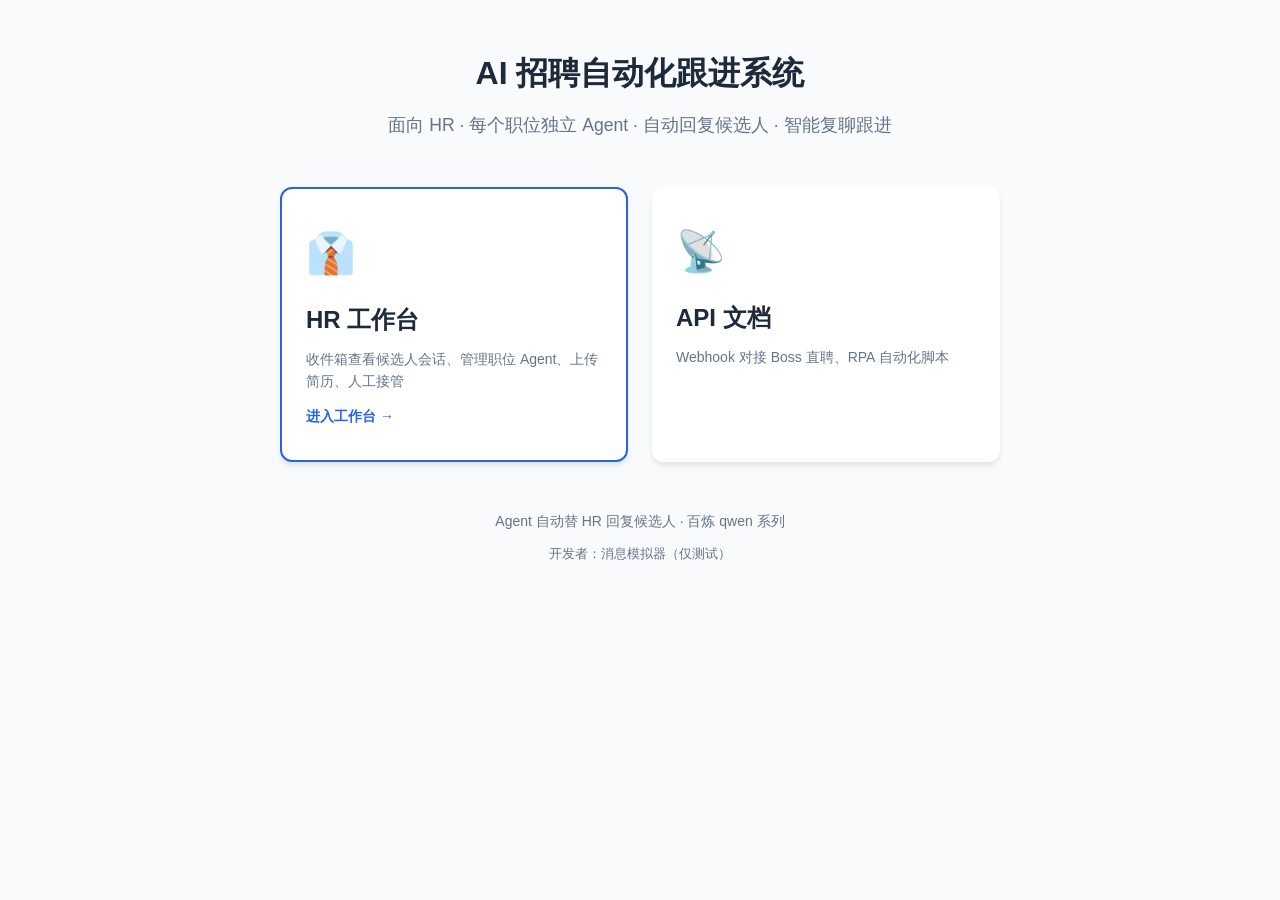
<file: templates/index.html>
<!DOCTYPE html>
<html lang="zh-CN">
<head>
  <meta charset="UTF-8">
  <meta name="viewport" content="width=device-width, initial-scale=1.0">
  <title>AI 招聘自动化跟进系统</title>
  <link rel="stylesheet" href="/static/css/style.css">
</head>
<body>
  <div class="container home">
    <header class="hero">
      <h1>AI 招聘自动化跟进系统</h1>
      <p class="subtitle">面向 HR · 每个职位独立 Agent · 自动回复候选人 · 智能复聊跟进</p>
    </header>

    <div class="card-grid card-grid-main">
      <a href="/admin" class="card card-admin card-featured">
        <div class="card-icon">👔</div>
        <h2>HR 工作台</h2>
        <p>收件箱查看候选人会话、管理职位 Agent、上传简历、人工接管</p>
        <span class="card-cta">进入工作台 →</span>
      </a>
      <a href="/docs" class="card card-api">
        <div class="card-icon">📡</div>
        <h2>API 文档</h2>
        <p>Webhook 对接 Boss 直聘、RPA 自动化脚本</p>
      </a>
    </div>

    <footer class="footer">
      <p>Agent 自动替 HR 回复候选人 · 百炼 qwen 系列</p>
      <p class="footer-dev">
        <a href="/chat">开发者：消息模拟器（仅测试）</a>
      </p>
    </footer>
  </div>
</body>
</html>
</file>
<file: static/css/style.css>
/* AI 招聘系统 - 全局样式 */

:root {
  --primary: #2563eb;
  --primary-dark: #1d4ed8;
  --bg: #f8fafc;
  --card: #ffffff;
  --text: #1e293b;
  --text-muted: #64748b;
  --border: #e2e8f0;
  --user-bg: #dbeafe;
  --ai-bg: #f0fdf4;
  --ai-border: #bbf7d0;
  --radius: 12px;
  --shadow: 0 4px 6px -1px rgb(0 0 0 / 0.1);
}

* { box-sizing: border-box; margin: 0; padding: 0; }

body {
  font-family: -apple-system, BlinkMacSystemFont, "Segoe UI", Roboto, "PingFang SC", "Microsoft YaHei", sans-serif;
  background: var(--bg);
  color: var(--text);
  line-height: 1.6;
}

a { color: var(--primary); text-decoration: none; }
a:hover { text-decoration: underline; }

.back-link { font-size: 14px; color: var(--text-muted); }

/* ---------- 首页 ---------- */
.container.home { max-width: 960px; margin: 0 auto; padding: 48px 24px; }
.hero { text-align: center; margin-bottom: 48px; }
.hero h1 { font-size: 2rem; margin-bottom: 12px; }
.subtitle { color: var(--text-muted); font-size: 1.1rem; }

.card-grid {
  display: grid;
  grid-template-columns: repeat(auto-fit, minmax(260px, 1fr));
  gap: 24px;
}

.card {
  background: var(--card);
  border-radius: var(--radius);
  padding: 32px 24px;
  box-shadow: var(--shadow);
  transition: transform 0.2s, box-shadow 0.2s;
  color: inherit;
  text-decoration: none;
}
.card:hover { transform: translateY(-4px); box-shadow: 0 12px 24px -4px rgb(0 0 0 / 0.15); text-decoration: none; }
.card-icon { font-size: 2.5rem; margin-bottom: 16px; }
.card h2 { margin-bottom: 8px; }
.card p { color: var(--text-muted); font-size: 14px; }

.footer { text-align: center; margin-top: 48px; color: var(--text-muted); font-size: 14px; }
.footer-dev { margin-top: 12px; font-size: 13px; }
.footer-dev a { color: var(--text-muted); }

.card-grid-main { max-width: 720px; margin: 0 auto; }
.card-featured { border: 2px solid var(--primary); }
.card-cta { display: inline-block; margin-top: 12px; color: var(--primary); font-weight: 600; font-size: 14px; }

.dev-banner {
  background: #fef3c7;
  border-bottom: 1px solid #fcd34d;
  padding: 10px 20px;
  font-size: 14px;
  text-align: center;
  color: #92400e;
}
.dev-banner a { color: #b45309; font-weight: 600; }

.sidebar-desc { font-size: 12px; color: var(--text-muted); margin-top: 4px; }

/* ---------- 聊天页布局 ---------- */
.app-layout { display: flex; height: 100vh; overflow: hidden; }

.sidebar {
  width: 320px;
  background: var(--card);
  border-right: 1px solid var(--border);
  padding: 20px;
  overflow-y: auto;
  flex-shrink: 0;
}

.sidebar-header { margin-bottom: 20px; }
.sidebar-header h2 { margin-top: 8px; font-size: 1.25rem; }

.chat-main { flex: 1; display: flex; flex-direction: column; min-width: 0; }

.chat-header {
  padding: 16px 24px;
  background: var(--card);
  border-bottom: 1px solid var(--border);
}
.chat-header h1 { font-size: 1.1rem; }

.chat-messages {
  flex: 1;
  overflow-y: auto;
  padding: 24px;
  display: flex;
  flex-direction: column;
  gap: 16px;
}

.welcome-msg {
  text-align: center;
  color: var(--text-muted);
  margin-top: 40px;
}

.msg-bubble {
  max-width: 75%;
  padding: 12px 16px;
  border-radius: var(--radius);
  font-size: 15px;
  white-space: pre-wrap;
  word-break: break-word;
}

.msg-bubble.user {
  align-self: flex-end;
  background: var(--user-bg);
  border-bottom-right-radius: 4px;
}

.msg-bubble.assistant {
  align-self: flex-start;
  background: var(--ai-bg);
  border: 1px solid var(--ai-border);
  border-bottom-left-radius: 4px;
}

.msg-meta { font-size: 11px; color: var(--text-muted); margin-top: 4px; }

.chat-input-area {
  display: flex;
  gap: 12px;
  padding: 16px 24px;
  background: var(--card);
  border-top: 1px solid var(--border);
}

.chat-input-area textarea {
  flex: 1;
  resize: none;
  padding: 12px;
  border: 1px solid var(--border);
  border-radius: 8px;
  font-family: inherit;
  font-size: 14px;
}

/* ---------- 表单通用 ---------- */
.form-group { margin-bottom: 16px; }
.form-group label { display: block; font-size: 13px; font-weight: 500; margin-bottom: 6px; color: var(--text-muted); }
.form-group input, .form-group select, .form-group textarea {
  width: 100%;
  padding: 8px 12px;
  border: 1px solid var(--border);
  border-radius: 8px;
  font-family: inherit;
  font-size: 14px;
}
.form-group.inline label { display: flex; align-items: center; gap: 8px; }

.session-info {
  background: var(--bg);
  padding: 12px;
  border-radius: 8px;
  font-size: 13px;
  margin-bottom: 16px;
}
.session-info p { margin-bottom: 4px; }

.badge {
  display: inline-block;
  padding: 2px 8px;
  border-radius: 999px;
  font-size: 11px;
  background: #e0e7ff;
  color: #3730a3;
}

.memory-panel h3 { font-size: 14px; margin-bottom: 8px; }
.memory-list { max-height: 200px; overflow-y: auto; font-size: 12px; }
.memory-item { padding: 6px 0; border-bottom: 1px solid var(--border); }
.memory-item .role { font-weight: 600; color: var(--primary); }
.empty-hint { color: var(--text-muted); font-size: 12px; }

/* ---------- 按钮 ---------- */
.btn {
  padding: 10px 20px;
  border: none;
  border-radius: 8px;
  font-size: 14px;
  cursor: pointer;
  font-weight: 500;
  transition: background 0.2s;
}
.btn-primary { background: var(--primary); color: white; }
.btn-primary:hover { background: var(--primary-dark); }
.btn-primary:disabled { opacity: 0.5; cursor: not-allowed; }
.btn-secondary { background: var(--border); color: var(--text); }
.btn-warning { background: #f59e0b; color: white; }
.btn-sm { padding: 4px 12px; font-size: 12px; }

/* ---------- 管理后台 ---------- */
.admin-layout { max-width: 1200px; margin: 0 auto; padding: 24px; }

.admin-header {
  display: flex;
  justify-content: space-between;
  align-items: center;
  margin-bottom: 24px;
}
.admin-header h1 { margin-top: 8px; }

.admin-tabs { display: flex; gap: 8px; margin-bottom: 24px; }
.tab {
  padding: 8px 20px;
  border: 1px solid var(--border);
  background: var(--card);
  border-radius: 8px;
  cursor: pointer;
  font-size: 14px;
}
.tab.active { background: var(--primary); color: white; border-color: var(--primary); }

.panel { display: none; }
.panel.active { display: block; }

.jobs-grid {
  display: grid;
  grid-template-columns: repeat(auto-fill, minmax(300px, 1fr));
  gap: 20px;
}

.job-card {
  background: var(--card);
  border-radius: var(--radius);
  padding: 20px;
  box-shadow: var(--shadow);
}
.job-card h3 { margin-bottom: 8px; }
.job-card .prompt-preview {
  font-size: 13px;
  color: var(--text-muted);
  max-height: 80px;
  overflow: hidden;
  margin: 12px 0;
}
.job-card .meta { font-size: 12px; color: var(--text-muted); margin-bottom: 12px; }
.job-card .actions { display: flex; gap: 8px; }

.filter-bar { display: flex; gap: 12px; margin-bottom: 16px; flex-wrap: wrap; }
.filter-bar select { padding: 8px 12px; border-radius: 8px; border: 1px solid var(--border); }

.sessions-table-wrap { background: var(--card); border-radius: var(--radius); overflow: hidden; box-shadow: var(--shadow); }

table { width: 100%; border-collapse: collapse; font-size: 14px; }
th, td { padding: 12px 16px; text-align: left; border-bottom: 1px solid var(--border); }
th { background: var(--bg); font-weight: 600; font-size: 13px; }
tr:hover { background: #f1f5f9; cursor: pointer; }

.status-tag {
  display: inline-block;
  padding: 2px 8px;
  border-radius: 4px;
  font-size: 11px;
}
.status-WAITING_CANDIDATE { background: #dbeafe; color: #1e40af; }
.status-FOLLOWED_UP_ONCE { background: #fef3c7; color: #92400e; }
.status-HUMAN_TAKEOVER { background: #fee2e2; color: #991b1b; }

.platform-docs { background: var(--card); padding: 24px; border-radius: var(--radius); box-shadow: var(--shadow); }
.doc-block { margin-bottom: 24px; }
.doc-block h3 { margin-bottom: 8px; }
.doc-block code { background: var(--bg); padding: 4px 8px; border-radius: 4px; font-size: 13px; }
.doc-block pre {
  background: #1e293b;
  color: #e2e8f0;
  padding: 16px;
  border-radius: 8px;
  overflow-x: auto;
  font-size: 13px;
  margin-top: 8px;
}

/* ---------- 弹窗 ---------- */
.modal {
  position: fixed;
  inset: 0;
  background: rgb(0 0 0 / 0.5);
  display: flex;
  align-items: center;
  justify-content: center;
  z-index: 100;
}
.modal.hidden { display: none; }
.modal-content {
  background: var(--card);
  border-radius: var(--radius);
  padding: 24px;
  width: 90%;
  max-width: 520px;
  max-height: 90vh;
  overflow-y: auto;
}
.modal-lg { max-width: 720px; }
.modal-content h2 { margin-bottom: 16px; font-size: 1.15rem; }
.modal-actions { display: flex; gap: 12px; justify-content: flex-end; margin-top: 20px; }

/* 职位编辑弹窗：紧凑布局，底部一行操作 */
.modal-job {
  max-width: 520px;
  padding: 20px 22px 18px;
  max-height: min(88vh, 640px);
  display: flex;
  flex-direction: column;
  overflow: hidden;
}
.modal-job-body {
  flex: 1;
  min-height: 0;
  overflow-y: auto;
  padding-right: 2px;
}
.modal-job .form-group { margin-bottom: 14px; }
.modal-job .form-group-last { margin-bottom: 0; }
.modal-job .form-group label { margin-bottom: 5px; }
.modal-job textarea {
  min-height: 120px;
  max-height: 200px;
  resize: vertical;
  line-height: 1.5;
}
.label-hint {
  font-weight: 400;
  color: #94a3b8;
  font-size: 12px;
}

.modal-footer {
  display: flex;
  align-items: center;
  justify-content: space-between;
  gap: 16px;
  margin-top: 16px;
  padding-top: 14px;
  border-top: 1px solid var(--border);
  flex-shrink: 0;
}
.modal-footer-actions {
  display: flex;
  align-items: center;
  gap: 10px;
  flex-shrink: 0;
}

/* 启用开关：与按钮同一行 */
.job-active-toggle {
  display: inline-flex;
  align-items: center;
  gap: 8px;
  cursor: pointer;
  user-select: none;
  white-space: nowrap;
  font-size: 14px;
  color: var(--text);
  margin: 0;
}
.job-active-toggle input {
  position: absolute;
  opacity: 0;
  width: 0;
  height: 0;
}
.job-active-toggle .toggle-track {
  position: relative;
  width: 36px;
  height: 20px;
  background: #cbd5e1;
  border-radius: 999px;
  transition: background 0.2s;
  flex-shrink: 0;
}
.job-active-toggle .toggle-track::after {
  content: "";
  position: absolute;
  top: 2px;
  left: 2px;
  width: 16px;
  height: 16px;
  background: white;
  border-radius: 50%;
  box-shadow: 0 1px 3px rgb(0 0 0 / 0.2);
  transition: transform 0.2s;
}
.job-active-toggle input:checked + .toggle-track {
  background: var(--primary);
}
.job-active-toggle input:checked + .toggle-track::after {
  transform: translateX(16px);
}
.job-active-toggle .toggle-text {
  font-weight: 500;
  color: var(--text-muted);
}
.job-active-toggle input:checked ~ .toggle-text {
  color: var(--primary-dark);
}

.modal-footer .btn {
  min-width: 72px;
  padding: 8px 18px;
}

.detail-msg { padding: 8px 12px; margin-bottom: 8px; border-radius: 8px; font-size: 14px; }
.detail-msg.user { background: var(--user-bg); }
.detail-msg.assistant { background: var(--ai-bg); }

.loading { opacity: 0.6; pointer-events: none; }

/* ---------- HR 工作台 ---------- */
.hr-body { background: var(--bg); min-height: 100vh; }

.hr-layout {
  display: flex;
  flex-direction: column;
  height: 100vh;
  max-width: 1400px;
  margin: 0 auto;
}

.hr-header {
  display: flex;
  justify-content: space-between;
  align-items: center;
  padding: 16px 24px;
  background: var(--card);
  border-bottom: 1px solid var(--border);
  flex-shrink: 0;
}

.hr-header-left h1 { font-size: 1.35rem; display: inline; margin-right: 12px; }
.hr-subtitle { font-size: 13px; color: var(--text-muted); }

.hr-nav {
  display: flex;
  gap: 4px;
  padding: 8px 24px;
  background: var(--card);
  border-bottom: 1px solid var(--border);
  flex-shrink: 0;
}

.hr-nav-item {
  padding: 8px 16px;
  border: none;
  background: transparent;
  border-radius: 8px;
  cursor: pointer;
  font-size: 14px;
  color: var(--text-muted);
}
.hr-nav-item:hover { background: var(--bg); color: var(--text); }
.hr-nav-item.active { background: var(--primary); color: white; }

.hr-panel { display: none; flex: 1; overflow: hidden; padding: 16px 24px; }
.hr-panel.active { display: flex; flex-direction: column; }

.inbox-toolbar {
  display: flex;
  gap: 12px;
  margin-bottom: 12px;
  flex-shrink: 0;
}
.inbox-toolbar select {
  padding: 8px 12px;
  border: 1px solid var(--border);
  border-radius: 8px;
  font-size: 14px;
}

.inbox-split {
  display: flex;
  flex: 1;
  gap: 16px;
  min-height: 0;
  overflow: hidden;
}

.inbox-list {
  width: 340px;
  flex-shrink: 0;
  background: var(--card);
  border-radius: var(--radius);
  border: 1px solid var(--border);
  overflow-y: auto;
}

.inbox-empty { padding: 32px 16px; text-align: center; }

.inbox-item {
  padding: 14px 16px;
  border-bottom: 1px solid var(--border);
  cursor: pointer;
  transition: background 0.15s;
}
.inbox-item:hover { background: #f1f5f9; }
.inbox-item.active { background: #eff6ff; border-left: 3px solid var(--primary); }

.inbox-item-top {
  display: flex;
  justify-content: space-between;
  align-items: center;
  margin-bottom: 4px;
}
.inbox-item-job { font-size: 13px; color: var(--primary); margin-bottom: 4px; }
.inbox-item-preview {
  font-size: 13px;
  color: var(--text-muted);
  white-space: nowrap;
  overflow: hidden;
  text-overflow: ellipsis;
  margin-bottom: 6px;
}
.inbox-item-meta {
  display: flex;
  gap: 10px;
  font-size: 11px;
  color: var(--text-muted);
}

.inbox-detail {
  flex: 1;
  background: var(--card);
  border-radius: var(--radius);
  border: 1px solid var(--border);
  overflow-y: auto;
  min-width: 0;
}

.inbox-detail-empty {
  display: flex;
  flex-direction: column;
  align-items: center;
  justify-content: center;
  height: 100%;
  color: var(--text-muted);
  padding: 40px;
}
.empty-icon { font-size: 3rem; margin-bottom: 16px; }

.detail-header {
  display: flex;
  justify-content: space-between;
  align-items: flex-start;
  padding: 20px 24px;
  border-bottom: 1px solid var(--border);
}
.detail-header h2 { font-size: 1.25rem; margin-bottom: 4px; }
.detail-sub { font-size: 13px; color: var(--text-muted); }
.detail-actions { display: flex; align-items: center; gap: 10px; flex-shrink: 0; }

.detail-resume-panel,
.detail-chat-panel {
  padding: 20px 24px;
  border-bottom: 1px solid var(--border);
}
.detail-resume-panel h3,
.detail-chat-panel h3 { font-size: 15px; margin-bottom: 12px; }

.resume-upload-row {
  display: flex;
  gap: 12px;
  align-items: center;
  flex-wrap: wrap;
  margin-bottom: 8px;
}
.resume-upload-row input[type="file"] { font-size: 13px; }

.resume-summary-box {
  margin-top: 12px;
  background: var(--bg);
  border-radius: 8px;
  padding: 12px;
  font-size: 13px;
}
.resume-summary-box pre {
  white-space: pre-wrap;
  word-break: break-word;
  margin-top: 8px;
  font-family: inherit;
  font-size: 12px;
  color: var(--text-muted);
  max-height: 160px;
  overflow-y: auto;
}

/* 简历 AI 摘要卡片（HR 可读） */
.resume-profile-card {
  margin-top: 12px;
  background: linear-gradient(135deg, #f8fafc 0%, #eff6ff 100%);
  border: 1px solid #bfdbfe;
  border-radius: 10px;
  padding: 16px 18px;
}
.resume-profile-error {
  background: #fef2f2;
  border-color: #fecaca;
}
.resume-profile-title {
  font-size: 14px;
  font-weight: 600;
  color: var(--text);
  margin-bottom: 14px;
  padding-bottom: 8px;
  border-bottom: 1px solid rgb(37 99 235 / 0.15);
}
.resume-profile-body { display: flex; flex-direction: column; gap: 12px; }
.resume-field {
  display: flex;
  align-items: baseline;
  gap: 12px;
  font-size: 14px;
}
.resume-field-block { flex-direction: column; align-items: flex-start; gap: 6px; }
.resume-label {
  flex-shrink: 0;
  min-width: 72px;
  font-size: 12px;
  font-weight: 600;
  color: var(--text-muted);
}
.resume-value { color: var(--text); }
.resume-name { font-size: 16px; font-weight: 600; color: var(--primary-dark); }
.resume-tags { display: flex; flex-wrap: wrap; gap: 6px; }
.resume-tag {
  display: inline-block;
  padding: 3px 10px;
  background: white;
  border: 1px solid #93c5fd;
  border-radius: 999px;
  font-size: 12px;
  color: #1d4ed8;
}
.resume-highlights {
  margin: 0;
  padding-left: 18px;
  font-size: 13px;
  color: var(--text);
  line-height: 1.7;
}
.resume-suggestion {
  flex-direction: column;
  background: white;
  border-radius: 8px;
  padding: 10px 12px;
  border-left: 3px solid var(--primary);
}
.resume-suggestion-text {
  margin: 4px 0 0;
  font-size: 13px;
  color: var(--text);
  line-height: 1.6;
}
.resume-plain-text {
  font-size: 13px;
  color: var(--text-muted);
  white-space: pre-wrap;
  margin: 0;
}

.hr-timeline {
  display: flex;
  flex-direction: column;
  gap: 16px;
  max-height: 480px;
  overflow-y: auto;
  padding: 4px 0;
}

.hr-msg {
  max-width: 85%;
  padding: 12px 16px;
  border-radius: var(--radius);
}
.hr-msg-candidate {
  align-self: flex-start;
  background: var(--user-bg);
  border-bottom-left-radius: 4px;
}
.hr-msg-agent {
  align-self: flex-end;
  background: var(--ai-bg);
  border: 1px solid var(--ai-border);
  border-bottom-right-radius: 4px;
}
.hr-msg-label { font-size: 12px; font-weight: 600; margin-bottom: 6px; color: var(--text-muted); }
.hr-msg-content { font-size: 14px; white-space: pre-wrap; word-break: break-word; }
.hr-msg-time { font-size: 11px; color: var(--text-muted); margin-top: 6px; }

.doc-intro { color: var(--text-muted); margin-bottom: 20px; font-size: 14px; }

.status-WAITING_AI { background: #f3e8ff; color: #6b21a8; }

@media (max-width: 900px) {
  .inbox-split { flex-direction: column; }
  .inbox-list { width: 100%; max-height: 240px; }
  .inbox-detail { min-height: 400px; }
  .hr-layout { height: auto; min-height: 100vh; }
  .hr-panel { overflow: visible; }
}

@media (max-width: 768px) {
  .app-layout { flex-direction: column; height: auto; }
  .sidebar { width: 100%; border-right: none; border-bottom: 1px solid var(--border); }
  .chat-main { height: 70vh; }
}
</file>
